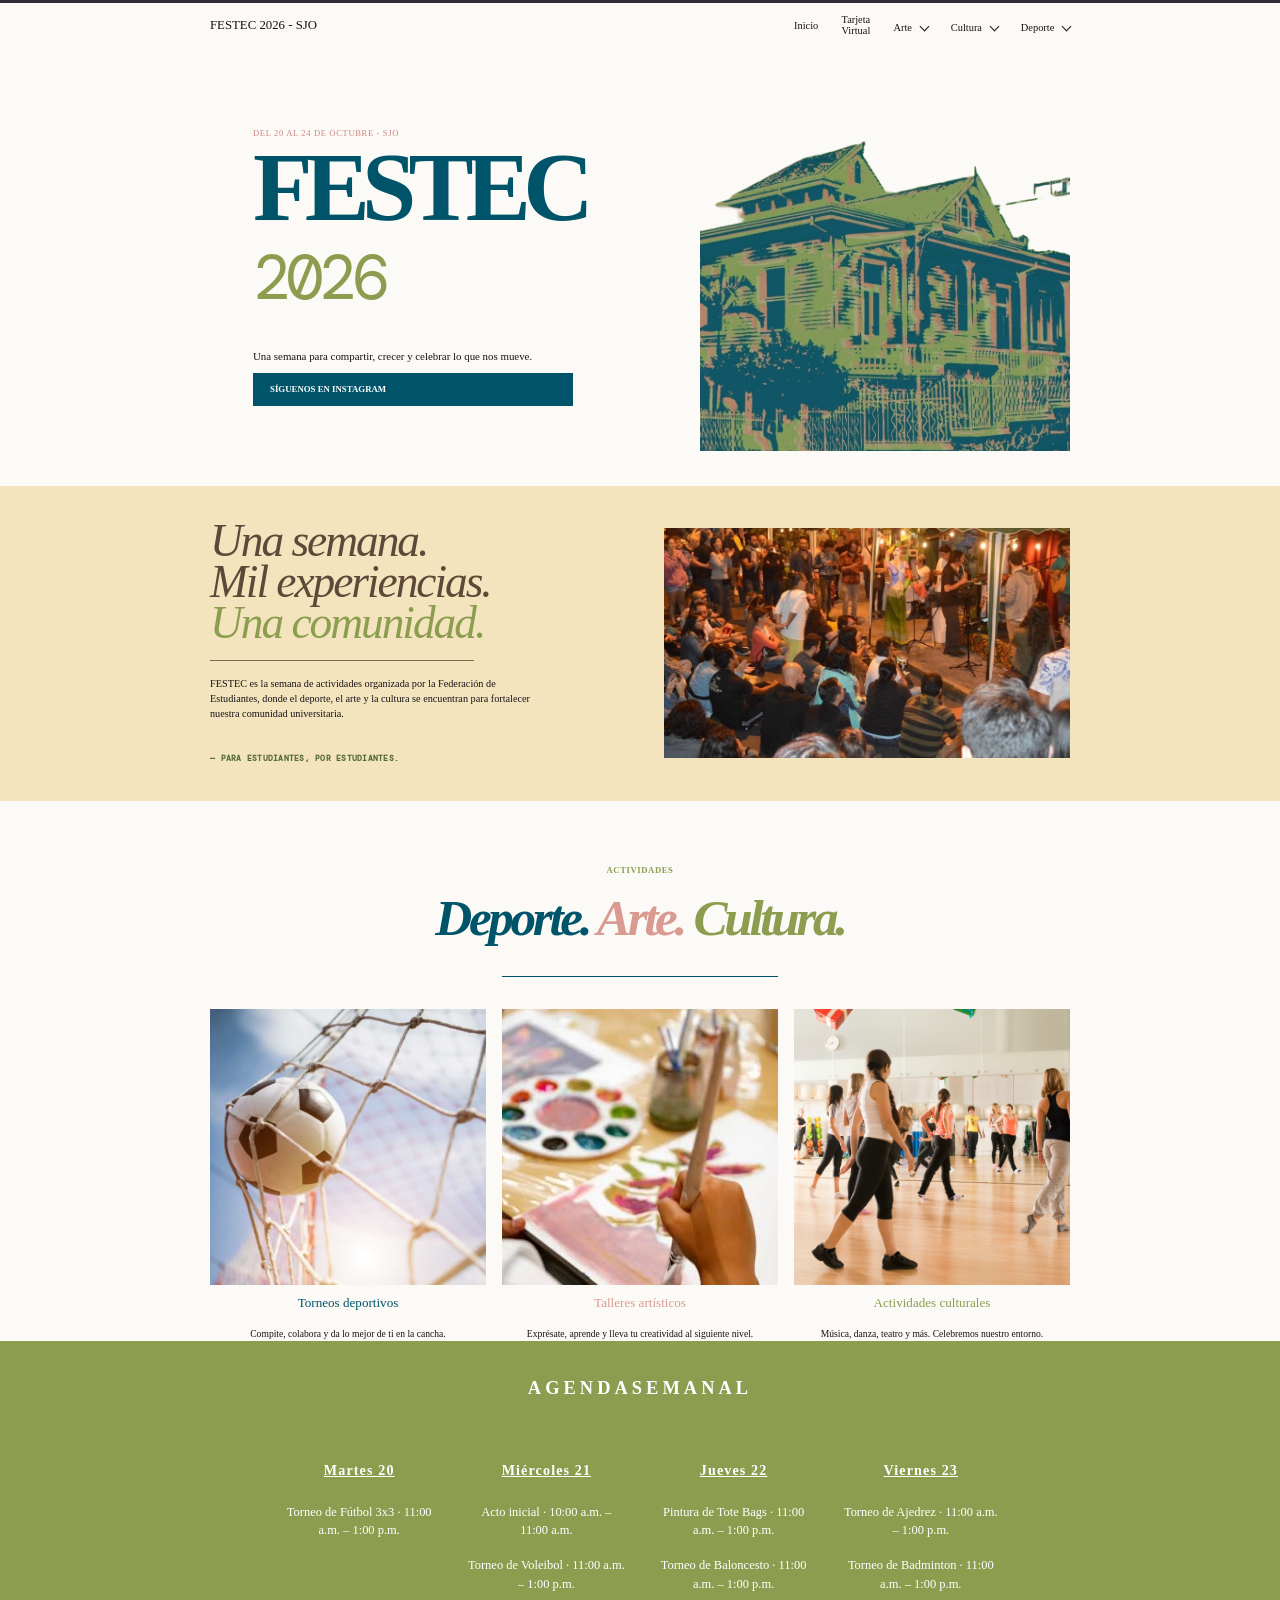
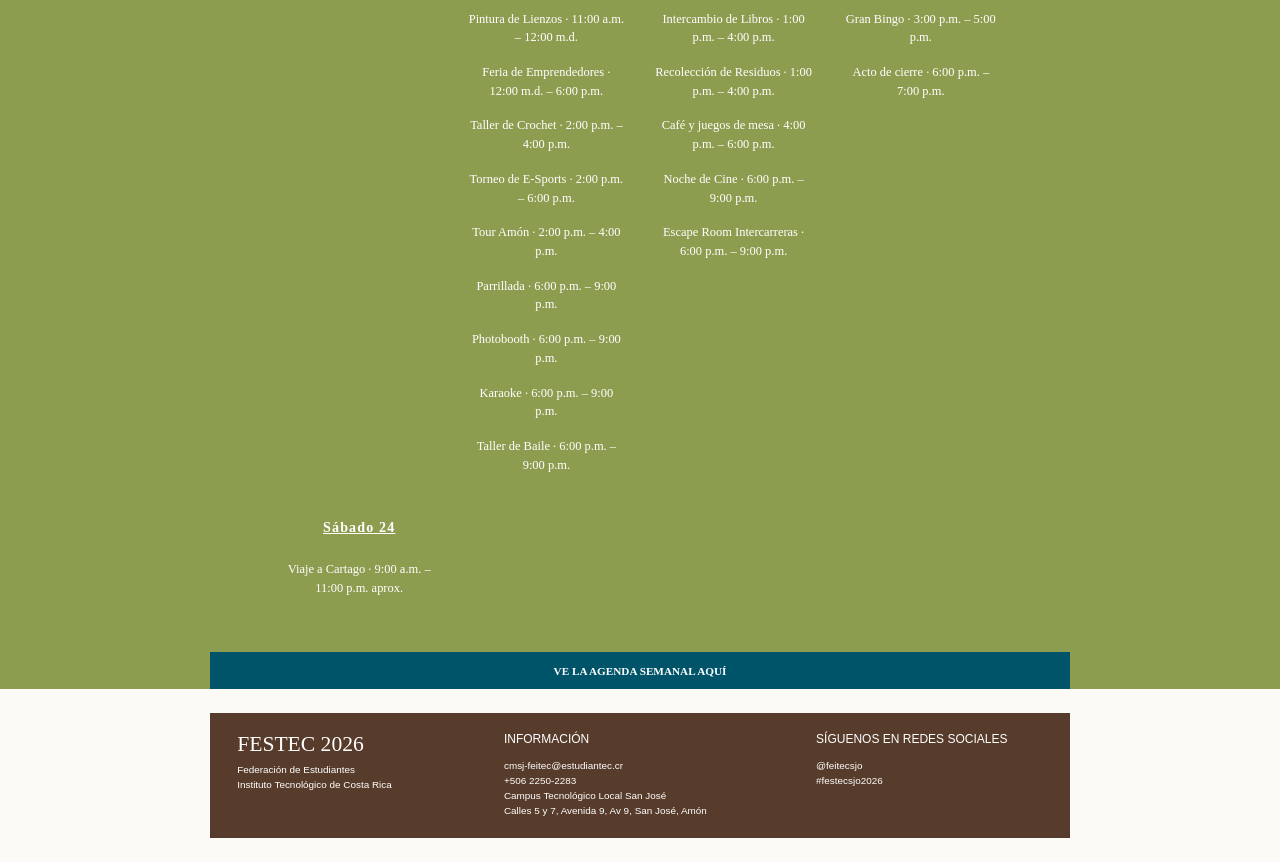
<file: index.html>
<!doctype html>
<html lang="es">
<head>
  <meta charset="utf-8">
  <meta name="viewport" content="width=device-width, initial-scale=1">
  <meta name="theme-color" content="#00546a">
  <meta name="description" content="FESTEC 2026 SJO — una semana de deporte, arte y cultura.">
  <title>FESTEC 2026 · SJO</title>
  <link rel="preconnect" href="https://fonts.googleapis.com">
  <link rel="preconnect" href="https://fonts.gstatic.com" crossorigin>
  <link href="https://fonts.googleapis.com/css2?family=DM+Mono:wght@400;500&family=Outfit:wght@400;500;600;700;800&display=swap" rel="stylesheet">
  <link rel="stylesheet" href="assets/css/styles.css?v=20261009-2">
  <link rel="stylesheet" href="assets/css/reference-layout.css?v=20261009-2">
  <link rel="stylesheet" href="assets/css/soft-intro.css?v=20261009-3">
  <link rel="stylesheet" href="assets/css/activity-grid.css?v=20261009-4">
  <link rel="stylesheet" href="assets/css/mobile-tracks.css?v=20261009-5">
  <link rel="stylesheet" href="assets/css/agenda-layout.css?v=20261009-6">
  <link rel="stylesheet" href="assets/css/footer-original.css?v=20261009-7">
  <link rel="stylesheet" href="assets/css/navigation-dropdowns.css?v=20261015-1">
  <link rel="stylesheet" href="assets/css/chevrons.css?v=20261009-9">
  <link rel="stylesheet" href="assets/css/hero-align.css?v=20261009-13">
</head>
<body>
  <a class="skip" href="#contenido">Saltar al contenido</a>
  <header class="header">
    <div class="wrap header-inner">
    <a class="logo" href="#inicio" aria-label="FESTEC 2026, inicio">FESTEC 2026 - SJO</a>
    <button class="menu" aria-expanded="false" aria-controls="nav"><i></i><i></i><i></i><em>Menú</em></button>
    <nav id="nav" aria-label="Navegación principal"><a href="#inicio">Inicio</a><a class="virtual-card-link" href="https://siul3008.github.io/tarjeta-FeitecSJ/">Tarjeta<br>Virtual</a><div class="nav-drop"><button aria-expanded="false">Arte <span>⌄</span></button><div class="drop-menu"><a href="actividad.html?id=baile">Taller de baile</a><a href="actividad.html?id=cine">Noche de cine</a><a href="actividad.html?id=crochet">Taller de Crochet</a><a href="actividad.html?id=pintura">Taller de pintura de lienzos</a></div></div><div class="nav-drop"><button aria-expanded="false">Cultura <span>⌄</span></button><div class="drop-menu"><a href="actividad.html?id=cafe-juegos">Tarde de café y juegos</a><a href="actividad.html?id=bingo">Bingo</a><a href="actividad.html?id=parrillada">Parrillada</a><a href="actividad.html?id=feria">Feria de Emprendimientos</a><a href="actividad.html?id=scape-room">Scape Room</a><a href="actividad.html?id=cartago">Viaje a Cartago</a></div></div><div class="nav-drop"><button aria-expanded="false">Deporte <span>⌄</span></button><div class="drop-menu"><a href="actividad.html?id=badminton">Badminton</a><a href="actividad.html?id=esports">Torneo de Videojuegos</a><a href="actividad.html?id=futbol">Fútbol</a><a href="actividad.html?id=ajedrez">Ajedrez</a><a href="actividad.html?id=voleibol">Voleibol</a><a href="actividad.html?id=basketball">Basketball</a></div></div></nav>
    </div>
  </header>
  <main id="contenido">
    <section class="hero" id="inicio">
      <div class="wrap hero-inner"><div class="hero-copy"><p class="kicker">DEL 20 AL 24 DE OCTUBRE - SJO</p><h1>FESTEC <i>2026</i></h1><p>Una semana para compartir, crecer y celebrar lo que nos mueve.</p><a class="btn instagram" href="https://www.instagram.com/feitecsjo" target="_blank" rel="noopener">SÍGUENOS EN INSTAGRAM</a></div><img class="hero-building" src="assets/images/festec-mark.png" alt="Edificio histórico del campus TEC San José"></div>
    </section>
    <section class="intro section"><div class="wrap intro-grid"><div><h2>Una semana.<br>Mil experiencias.<br><strong>Una comunidad.</strong></h2><span class="rule"></span><p>FESTEC es la semana de actividades organizada por la Federación de Estudiantes, donde el deporte, el arte y la cultura se encuentran para fortalecer nuestra comunidad universitaria.</p><p class="byline">— PARA ESTUDIANTES, POR ESTUDIANTES.</p></div><img src="assets/images/sport.jpg" alt="Comunidad reunida durante una actividad cultural"></div></section>
    <section class="tracks section" id="actividades"><div class="wrap"><p class="kicker">ACTIVIDADES</p><h2><span>Deporte.</span> <em>Arte.</em> <strong>Cultura.</strong></h2><span class="activity-rule"></span><div class="track-grid"><a href="categoria.html?tipo=deporte" class="track sport"><img src="assets/images/culture.png" alt="Balón en una red"><h3>Torneos deportivos</h3><p>Compite, colabora y da lo mejor de ti en la cancha.</p></a><a href="categoria.html?tipo=arte" class="track art"><img src="assets/images/art.png" alt="Materiales de pintura"><h3>Talleres artísticos</h3><p>Exprésate, aprende y lleva tu creatividad al siguiente nivel.</p></a><a href="categoria.html?tipo=cultura" class="track culture"><img src="assets/images/community.png" alt="Grupo de baile"><h3>Actividades culturales</h3><p>Música, danza, teatro y más. Celebremos nuestro entorno.</p></a></div></div></section>
    <section class="agenda section" id="agenda"><div class="wrap"><div class="agenda-title"><div><p class="kicker">20 — 24 OCT · SJO</p><h2>AGENDA<br>SEMANAL</h2></div></div><div id="agenda-list"></div><a class="btn agenda-link" href="agenda.html">VE LA AGENDA SEMANAL AQUÍ</a></div></section>
  </main>
  <footer class="site-footer"><div class="wrap footer-original"><section><h2>FESTEC 2026</h2><p>Federación de Estudiantes<br>Instituto Tecnológico de Costa Rica</p></section><section><h3>INFORMACIÓN</h3><p>cmsj-feitec@estudiantec.cr<br>+506 2250-2283<br>Campus Tecnológico Local San José<br>Calles 5 y 7, Avenida 9, Av 9, San José, Amón</p></section><section><h3>SÍGUENOS EN REDES SOCIALES</h3><p><a href="https://www.instagram.com/feitecsjo" target="_blank" rel="noopener">@feitecsjo</a><br>#festecsjo2026</p></section></div></footer>
  <script src="assets/js/data.js?v=20261022-1"></script><script src="assets/js/main.js?v=20261009-2"></script><script src="assets/js/reference-scroll.js?v=20261009-2"></script><script src="assets/js/navigation-dropdowns.js?v=20261009-8"></script><script src="assets/js/agenda-local.js?v=20261009-12"></script><script src="assets/js/index-nav-updates.js?v=20261014-1"></script>
</body>
</html>
</file>
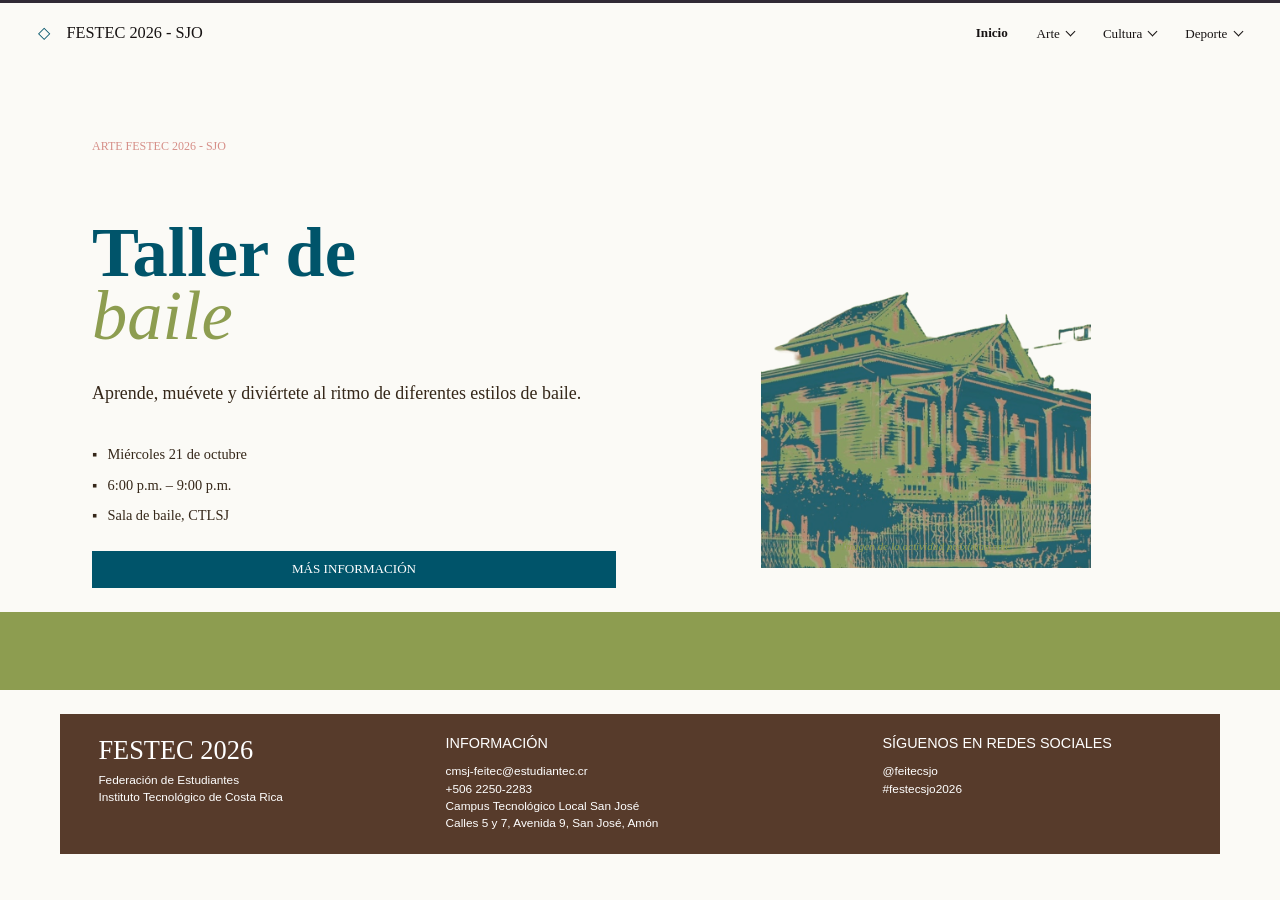
<file: actividad.html>
<!doctype html>
<html lang="es"><head><meta charset="utf-8"><meta name="viewport" content="width=device-width, initial-scale=1"><meta name="theme-color" content="#4a2a6e"><title>Actividad · FESTEC 2026</title><link rel="preconnect" href="https://fonts.googleapis.com"><link rel="preconnect" href="https://fonts.gstatic.com" crossorigin><link href="https://fonts.googleapis.com/css2?family=DM+Mono:wght@400;500&family=Outfit:wght@400;500;600;700;800&display=swap" rel="stylesheet"><link rel="stylesheet" href="assets/css/styles.css"></head>
<body class="detail-page"><script src="assets/js/data.js?v=20261009-2"></script><script src="assets/js/activity-forms.js?v=20261012-1"></script><script src="assets/js/activity-reference.js?v=20261009-10"></script><script src="assets/js/activity-enhancements.js?v=20261012-1"></script></body></html>
</file>
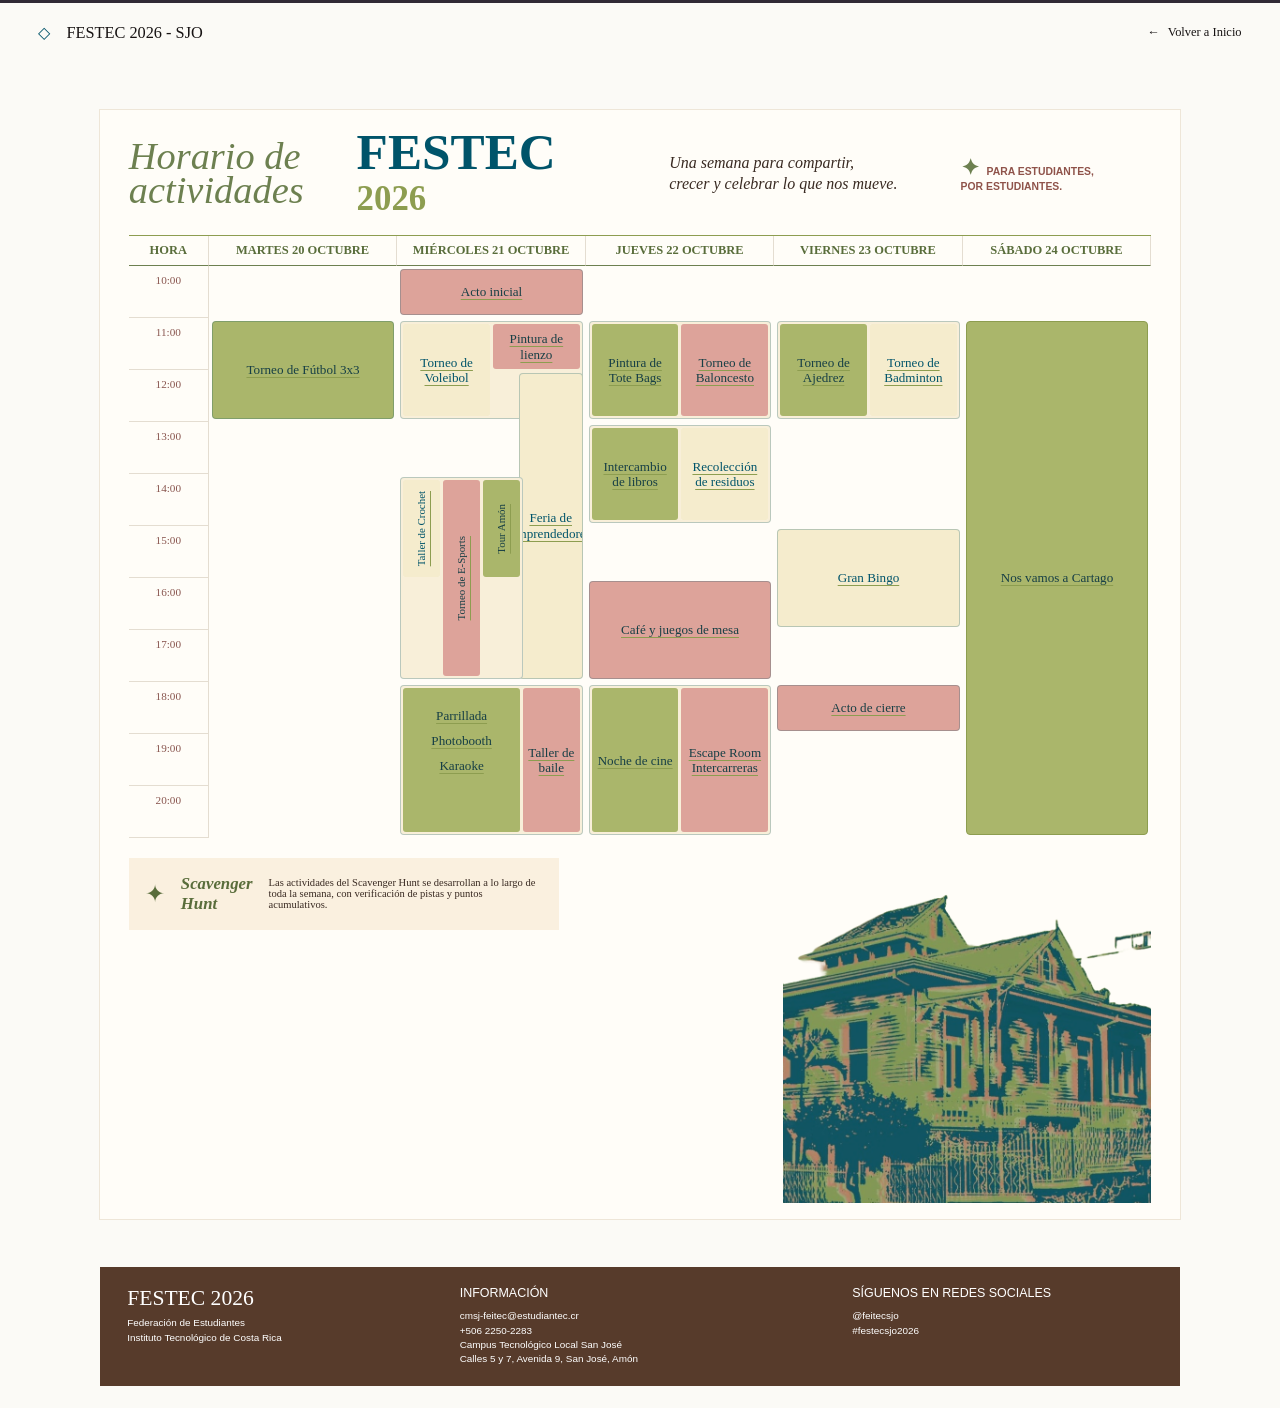
<file: agenda.html>
<!doctype html>
<html lang="es">
<head>
  <meta charset="utf-8"><meta name="viewport" content="width=device-width, initial-scale=1">
  <meta name="theme-color" content="#00546a"><title>Agenda semanal · FESTEC 2026</title>
  <style>
    :root{--cream:#fbfaf6;--teal:#00546a;--olive:#8d9d50;--brown:#573b2b;--pink:#d99b91}*{box-sizing:border-box}body{margin:0;background:var(--cream);color:#392a22;font-family:Georgia,'Times New Roman',serif}.bar{height:62px;border-top:3px solid #302a35;padding:0 3%;display:flex;align-items:center;justify-content:space-between}.bar a{color:#171313;text-decoration:none;font-size:1.02rem}.bar a:before{content:'◇';color:var(--teal);margin-right:1rem}.bar .back-home{font-size:.78rem}.bar .back-home:before{content:'←';margin-right:.5rem;color:inherit}.wrap{width:min(1080px,calc(100% - 32px));margin:auto}.sheet{margin:3rem auto;background:#fffdf8;padding:1.4rem 1.8rem 1rem;box-shadow:0 0 0 1px #eee6d8}.sheet-head{display:grid;grid-template-columns:1fr 1.4fr 1.3fr .9fr;gap:1rem;align-items:center;border-bottom:1px solid #8d9d50;padding-bottom:1.3rem}.sheet-head h1{margin:0;color:var(--teal);font-size:clamp(2rem,4vw,3.5rem);line-height:.8}.sheet-head h1 span{color:var(--olive);font-size:.68em}.schedule-label{font-size:clamp(1.5rem,3vw,2.5rem);font-style:italic;color:#6d8050;line-height:.9}.motto{font-style:italic;font-size:1rem;line-height:1.35}.student{font:600 .65rem Arial,sans-serif;color:#8f534a}.student:before{content:'✦';font-size:1.4rem;color:#6d8050;margin-right:.5rem}.table-wrap{overflow-x:auto}.schedule{min-width:780px;display:grid;grid-template-columns:80px repeat(4,1fr);margin-top:0}.schedule>div{min-height:40px;border-right:1px solid #e4ddd1;border-bottom:1px solid #e4ddd1;padding:.45rem;text-align:center;font-size:.82rem}.schedule .head{min-height:auto;border-bottom:1px solid #6d8050;color:#596d3b;font-size:.78rem;font-weight:bold}.schedule .time{color:#89564f;font-size:.7rem}.schedule .event{display:flex;align-items:center;justify-content:center;line-height:1.25}.schedule .blank{color:transparent}.hunt{display:flex;gap:1rem;align-items:center;margin-top:1.2rem;max-width:430px;padding:1rem;background:#faf0df;font-size:.66rem}.hunt b{font-size:1.05rem;font-style:italic;color:#596d3b}.hunt:before{content:'✦';font-size:1.5rem;color:#596d3b}.building{position:relative;margin-left:auto;margin-top:-5.8rem;width:36%;display:block;mix-blend-mode:multiply}.foot{margin:3rem auto 1.4rem;padding:1.2rem 1.7rem;display:grid;grid-template-columns:1fr 1.2fr 1fr;gap:2rem;background:var(--brown);color:#fff}.foot h2{margin:0 0 .35rem;font-size:1.35rem;font-weight:400}.foot h3{margin:0 0 .6rem;font:400 .78rem Arial}.foot p{margin:0;font:.62rem/1.45 Arial}@media(max-width:720px){.bar{height:56px}.bar a{font-size:.78rem}.bar .back-home{font-size:.7rem}.sheet{margin:1.5rem auto;padding:1.2rem}.sheet-head{grid-template-columns:1fr 1fr}.motto,.student{display:none}.building{margin:1rem auto 0;width:75%}.hunt{margin:1rem 0}.foot{grid-template-columns:1fr;gap:1rem;margin-top:1.5rem}}
  </style>
</head>
<body>
  <header class="bar"><a href="index.html">FESTEC 2026 - SJO</a><a class="back-home" href="index.html">Volver a Inicio</a></header>
  <main class="wrap"><section class="sheet"><div class="sheet-head"><div class="schedule-label">Horario de<br>actividades</div><h1>FESTEC<br><span>2026</span></h1><p class="motto">Una semana para compartir,<br>crecer y celebrar lo que nos mueve.</p><p class="student">PARA ESTUDIANTES,<br>POR ESTUDIANTES.</p></div><div class="table-wrap"><div class="schedule"><div class="head">HORA</div><div class="head">MARTES 20 OCTUBRE</div><div class="head">MIÉRCOLES 21 OCTUBRE</div><div class="head">JUEVES 22 OCTUBRE</div><div class="head">VIERNES 23 OCTUBRE</div><div class="time">10:00</div><div class="event">Acto inicial</div><div class="blank">—</div><div class="event">Baloncesto</div><div class="blank">—</div><div class="time">11:00</div><div class="event">Taller de Origami / Fútbol</div><div class="event">Torneo de E-Sports / Voleibol</div><div class="blank">—</div><div class="blank">—</div><div class="time">13:00</div><div class="blank">—</div><div class="blank">—</div><div class="event">Feria de emprendimientos / Intercambio de libros / Recolección de residuos</div><div class="event">Ajedrez</div><div class="time">15:00</div><div class="event">Torneo de Just Dance</div><div class="event">Taller de lienzos y Tote Bags</div><div class="blank">—</div><div class="blank">—</div><div class="time">16:00</div><div class="event">Café y juegos de mesa</div><div class="event">Badminton</div><div class="blank">—</div><div class="event">Bingo</div><div class="time">17:00</div><div class="blank">—</div><div class="event">Noche de cine / Taller de baile</div><div class="blank">—</div><div class="event">Taller de Crochet</div><div class="time">20:00</div><div class="event">Taller de finanzas</div><div class="blank">—</div><div class="event">Parrillada / Trivia</div><div class="event">Cierre y premiación de torneos</div></div></div><div class="hunt"><b>Scavenger<br>Hunt</b><span>Las actividades del Scavenger Hunt se desarrollan a lo largo de toda la semana, con verificación de pistas y puntos acumulativos.</span></div><img class="building" src="assets/images/festec-mark.png" alt="Edificio del TEC San José"></section></main><footer class="wrap foot"><section><h2>FESTEC 2026</h2><p>Federación de Estudiantes<br>Instituto Tecnológico de Costa Rica</p></section><section><h3>INFORMACIÓN</h3><p>cmsj-feitec@estudiantec.cr<br>+506 2250-2283<br>Campus Tecnológico Local San José<br>Calles 5 y 7, Avenida 9, San José, Amón</p></section><section><h3>SÍGUENOS EN REDES SOCIALES</h3><p>@feitecsjo<br>#festecsjo2026</p></section></footer>
<script src="assets/js/agenda-links.js?v=20261012-1"></script><script src="assets/js/agenda-corrections.js?v=20261022-1"></script></body></html>
</file>
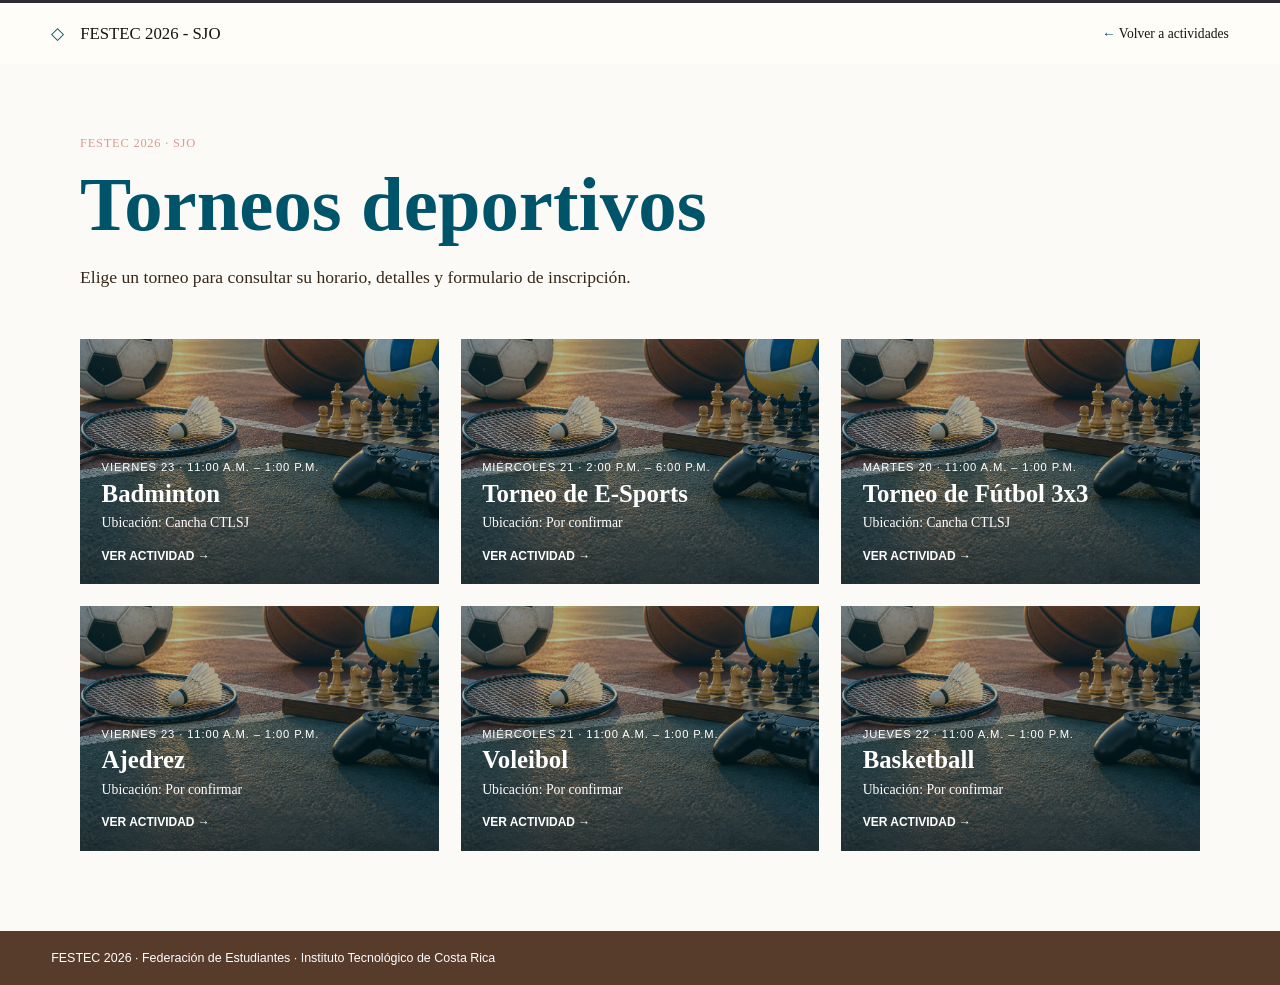
<file: categoria.html>
<!doctype html>
<html lang="es">
<head>
  <meta charset="utf-8">
  <meta name="viewport" content="width=device-width, initial-scale=1">
  <meta name="theme-color" content="#00546a">
  <title>Actividades · FESTEC 2026</title>
  <style>
    :root{--teal:#00546a;--olive:#8d9d50;--cream:#fbfaf6;--brown:#573b2b;--pink:#d99b91}*{box-sizing:border-box}body{margin:0;background:var(--cream);color:#352719;font-family:Georgia,'Times New Roman',serif}.top{height:64px;border-top:3px solid #302a35;display:flex;align-items:center;justify-content:space-between;padding:0 4%;background:#fffdf8}.brand,.back{color:#171313;text-decoration:none}.brand{font-size:1.05rem}.brand:before{content:'◇';color:var(--teal);margin-right:1rem}.back{font-size:.85rem}.back:before{content:'← ';color:var(--teal)}main{width:min(1120px,calc(100% - 2.5rem));margin:0 auto;padding:4.5rem 0 5rem}.kicker{font-size:.78rem;color:var(--pink);letter-spacing:.06em;margin:0 0 1.1rem}.title{margin:0;color:var(--teal);font-size:clamp(3rem,6vw,5rem);line-height:.95}.intro{max-width:650px;font-size:1.1rem;line-height:1.55;margin:1.4rem 0 3rem}.grid{display:grid;grid-template-columns:repeat(3,1fr);gap:1.35rem}.card{display:flex;min-height:245px;flex-direction:column;justify-content:flex-end;position:relative;overflow:hidden;padding:1.35rem;color:white;text-decoration:none;background:var(--teal)}.card img{position:absolute;inset:0;width:100%;height:100%;object-fit:cover;opacity:.68;transition:transform .25s}.card:after{content:'';position:absolute;inset:0;background:linear-gradient(transparent 20%,rgba(0,35,45,.86))}.card>*{position:relative;z-index:1}.card:hover img{transform:scale(1.05)}.card small{font-family:Arial,sans-serif;font-size:.7rem;text-transform:uppercase;letter-spacing:.08em}.card h2{font-size:1.55rem;margin:.4rem 0}.card p{font-size:.86rem;line-height:1.35;margin:0}.card b{margin-top:1rem;font:600 .75rem Arial,sans-serif;text-transform:uppercase}.empty{grid-column:1/-1;padding:2rem;background:#f3eee4;text-align:center}.footer{background:var(--brown);color:white;padding:1.25rem 4%;font:.78rem Arial,sans-serif}@media(max-width:760px){.top{padding:0 1rem}.brand{font-size:.86rem}main{padding:2.8rem 0}.grid{grid-template-columns:1fr}.card{min-height:220px}}
  </style>
</head>
<body>
  <header class="top"><a class="brand" href="index.html">FESTEC 2026 - SJO</a><a class="back" href="index.html#actividades">Volver a actividades</a></header>
  <main><p class="kicker">FESTEC 2026 · SJO</p><h1 class="title" id="title">Actividades</h1><p class="intro" id="intro"></p><section class="grid" id="activity-list" aria-label="Lista de actividades"></section></main>
  <footer class="footer">FESTEC 2026 · Federación de Estudiantes · Instituto Tecnológico de Costa Rica</footer>
  <script src="assets/js/data.js?v=20261014-3"></script><script src="assets/js/category.js?v=20261014-3"></script>
</body>
</html>
</file>
<file: assets/css/styles.css>
:root{--ink:#171318;--purple:#4a2a6e;--violet:#7852a4;--cream:#f8f1e7;--lime:#d6f06a;--pink:#f29eb5;--line:rgba(23,19,24,.18)}*{box-sizing:border-box}html{scroll-behavior:smooth}body{margin:0;background:var(--cream);color:var(--ink);font-family:Outfit,Arial,sans-serif}.wrap{width:min(1160px,calc(100% - 48px));margin:auto}.skip{position:absolute;left:-10000px}.skip:focus{left:1rem;top:1rem;z-index:99;background:#fff;padding:.7rem}.header{height:82px;display:flex;align-items:center;justify-content:space-between;gap:2rem}.logo{color:inherit;text-decoration:none;font-size:1.35rem;font-weight:800;letter-spacing:-.09em;white-space:nowrap}.logo b{color:var(--purple)}.logo span{font-family:'DM Mono';font-size:.68em;vertical-align:top;margin-left:2px;color:var(--purple)}nav{display:flex;gap:1.7rem}nav a,.back{color:inherit;text-decoration:none;font-size:.9rem;font-weight:600}nav a:hover,.back:hover{color:var(--purple)}.menu{display:none;border:0;background:none;padding:.4rem;cursor:pointer}.menu i{display:block;width:22px;border-top:2px solid;margin:5px}.menu em{font:500 .65rem 'DM Mono';font-style:normal}.hero{position:relative;overflow:hidden;min-height:610px;background:var(--purple);color:#fff;isolation:isolate}.hero:after{content:'';position:absolute;inset:0;z-index:-1;opacity:.36;background:radial-gradient(circle at 72% 40%,#f29eb5 0 12%,transparent 12.2%),radial-gradient(circle at 72% 40%,transparent 0 22%,#d6f06a 22.2% 23%,transparent 23.2%),linear-gradient(120deg,transparent 58%,rgba(255,255,255,.12) 58% 58.4%,transparent 58.4%)}.hero-inner{padding:8.5rem 0 6rem}.kicker{font:500 .74rem 'DM Mono';letter-spacing:.11em;text-transform:uppercase;margin:0 0 1rem}.purple{color:var(--purple)}.lilac{color:#d9c6ff}.hero h1{margin:0;display:grid;width:max-content;font-size:clamp(5.4rem,14vw,10rem);font-weight:800;line-height:.68;letter-spacing:-.11em}.hero h1 span{padding-left:.16em}.hero h1 i{justify-self:end;font:500 .21em 'DM Mono';letter-spacing:.06em;margin-top:.6rem}.hero-inner>p:not(.kicker){font-size:clamp(1.15rem,2vw,1.5rem);line-height:1.35;margin:3rem 0 2rem}.actions{display:flex;flex-wrap:wrap;gap:.7rem}.btn{display:inline-flex;align-items:center;gap:.75rem;padding:.85rem 1.12rem;border:1px solid currentColor;text-decoration:none;font-weight:700;font-size:.85rem;transition:transform .2s}.btn:hover{transform:translateY(-2px)}.cream{background:var(--cream);color:var(--purple);border-color:var(--cream)}.outline{color:#fff}.dark{background:var(--ink);color:#fff;border-color:var(--ink)}.circle{position:absolute;border-radius:50%;border:1px solid rgba(255,255,255,.6);z-index:-1}.c1{width:600px;height:600px;left:51%;top:35px}.c2{width:420px;height:420px;left:61%;top:120px}.side-label{position:absolute;right:28px;bottom:38px;writing-mode:vertical-rl;font:500 .65rem 'DM Mono';letter-spacing:.12em}.section{padding:7rem 0}.intro-grid{display:grid;grid-template-columns:1.1fr .9fr;gap:7rem}.intro h2,.tracks h2,.category h2,.agenda h2,.detail-content h2{margin:0;font-size:clamp(2.6rem,5vw,4.6rem);line-height:.96;letter-spacing:-.065em}.intro h2 strong{color:var(--purple)}.intro-grid>div>p{font-size:1.14rem;line-height:1.58;margin:0}.byline{margin-top:3rem!important;color:var(--purple);font:500 .86rem 'DM Mono';letter-spacing:.06em;text-transform:uppercase}.tracks{background:#1b1720;color:#fff}.tracks h2{margin-bottom:3rem}.track-grid{display:grid;grid-template-columns:repeat(3,1fr);gap:1px;background:rgba(255,255,255,.17)}.track{min-height:325px;padding:1.4rem 1.6rem 1.5rem;color:inherit;text-decoration:none;display:flex;flex-direction:column;background:#1b1720;transition:background .25s,color .25s}.track:hover{background:var(--lime);color:var(--ink)}.track small{font:500 .7rem 'DM Mono'}.track>span{font-size:4rem;line-height:1;margin:1rem 0 auto}.track h3{font-size:1.7rem;margin:0 0 .7rem}.track p{line-height:1.4;margin:0 0 1.2rem}.track b{font-size:.83rem}.category-head{display:flex;justify-content:space-between;align-items:end;margin-bottom:2.6rem}.category-head h2{color:var(--purple)}.category-head>p{font-size:1.1rem;line-height:1.35;margin:0}.cards{display:grid;grid-template-columns:repeat(3,1fr);gap:1rem}.card{position:relative;min-height:355px;overflow:hidden;color:#fff;text-decoration:none;padding:1.3rem;display:flex;flex-direction:column;isolation:isolate}.card img,.card .shade{position:absolute;inset:0;width:100%;height:100%;object-fit:cover;z-index:-2}.card .shade{z-index:-1;background:linear-gradient(180deg,rgba(14,10,13,.14),rgba(14,10,13,.88))}.card small{font:500 .65rem 'DM Mono';letter-spacing:.07em;text-transform:uppercase}.symbol{font-size:3.1rem;line-height:1;margin:auto 0 1rem}.card h3{font-size:1.45rem;line-height:1.02;margin:0 0 .65rem;letter-spacing:-.04em}.card p{font-size:.9rem;line-height:1.35;margin:0;max-width:95%}.more{font-size:.75rem;margin-top:1.2rem;opacity:0;transform:translateY(8px);transition:.2s}.card:hover .more{opacity:1;transform:none}.black{background:#1b1720;color:#fff}.black .category-head h2{color:var(--lime)}.agenda{background:#f1b7c8}.agenda-title{display:flex;justify-content:space-between;align-items:end;margin-bottom:3rem}.agenda-day{display:grid;grid-template-columns:235px 1fr;border-top:1px solid var(--ink);padding:1.4rem 0}.agenda-day>div{display:grid;grid-template-columns:48px 1fr;grid-template-rows:auto auto;column-gap:.5rem}.agenda-day span{grid-row:span 2;font:500 1rem 'DM Mono'}.agenda-day h3{margin:0;font-size:1.35rem}.agenda-day small{font:500 .7rem 'DM Mono'}.agenda-day ul{list-style:none;margin:0;padding:0;display:grid;grid-template-columns:repeat(2,minmax(0,1fr));gap:.4rem 1rem}.agenda-day li:before{content:'✦';font-size:.65rem;margin-right:.55rem}.notice{border-top:1px solid var(--ink);padding-top:1.1rem;font-size:.85rem}.notice a{color:inherit}.footer{padding:3rem 0;display:flex;align-items:center;justify-content:space-between;gap:1rem}.footer p{margin:0;text-align:center;font-size:.82rem;line-height:1.4}.footer>a:last-child{font-size:.85rem;color:inherit}.detail-hero{min-height:540px;padding:7.5rem 0 4rem;color:#fff;position:relative;isolation:isolate;overflow:hidden}.detail-hero:before{content:'';position:absolute;inset:0;background:linear-gradient(90deg,rgba(31,12,42,.94),rgba(31,12,42,.42)),var(--image) center/cover;z-index:-1}.detail-hero.cultura:before{background:linear-gradient(90deg,rgba(18,15,20,.93),rgba(18,15,20,.4)),var(--image) center/cover}.detail-hero.deporte:before{background:linear-gradient(90deg,rgba(20,24,30,.92),rgba(20,24,30,.35)),var(--image) center/cover}.big-symbol{display:block;font-size:4.5rem;line-height:1;margin:1rem 0}.detail-hero h1{font-size:clamp(3rem,7vw,6.4rem);letter-spacing:-.08em;line-height:.92;margin:.3rem 0 1rem;max-width:800px}.detail-hero>div>p:not(.kicker){font-size:1.2rem;line-height:1.45;max-width:600px}.facts{display:flex;flex-wrap:wrap;gap:3.5rem;margin-top:2.5rem}.facts small{display:block;font:500 .66rem 'DM Mono';letter-spacing:.08em;margin-bottom:.35rem}.facts b{font-size:.9rem}.detail-grid{display:grid;grid-template-columns:1.1fr .9fr;gap:8rem}.detail-grid>div>p:not(.kicker){font-size:1.14rem;line-height:1.55;max-width:520px}.detail-grid .btn{margin-top:1rem}.detail-grid aside>a{display:flex;align-items:center;gap:.8rem;color:inherit;text-decoration:none;padding:1rem 0;border-bottom:1px solid var(--line)}.detail-grid aside span{font-size:1.5rem;color:var(--purple)}.detail-grid aside i{font-style:normal;margin-left:auto}@media(max-width:760px){.wrap{width:min(100% - 32px,1160px)}.header{height:68px;position:relative}.menu{display:block}nav{display:none;position:absolute;z-index:10;top:65px;left:0;width:100%;padding:1rem;background:var(--cream);box-shadow:0 8px 18px rgba(0,0,0,.1);flex-direction:column;gap:1rem}nav.open{display:flex}.hero{min-height:560px}.hero-inner{padding:6.5rem 0 4rem}.side-label{right:12px}.c1{left:32%;width:430px;height:430px}.c2{left:44%;width:300px;height:300px}.section{padding:4.5rem 0}.intro-grid,.detail-grid{grid-template-columns:1fr;gap:2rem}.track-grid,.cards{grid-template-columns:1fr}.track{min-height:265px}.category-head,.agenda-title{align-items:start;flex-direction:column;gap:1.1rem}.cards{gap:.8rem}.card{min-height:300px}.agenda-day{grid-template-columns:1fr;gap:1rem}.agenda-day ul{grid-template-columns:1fr}.footer{align-items:flex-start;flex-direction:column}.footer p{text-align:left}.facts{gap:1.5rem}.detail-hero{min-height:500px;padding:5rem 0 3rem}}
</file>
<file: assets/css/reference-layout.css>
:root{--teal:#00546a;--olive:#8d9d50;--sand:#f3e4bd;--pink:#d99b91;--cream:#fbfaf6;--purple:var(--teal)}
body{background:var(--cream);font-family:Georgia,'Times New Roman',serif}.wrap{width:min(860px,calc(100% - 48px))}.header{height:48px;position:sticky;top:0;z-index:20;border-top:3px solid #312c38;background:rgba(251,250,246,.97);transition:background .25s,box-shadow .25s}.header.scrolled{background:var(--pink);box-shadow:0 2px 6px #0002}.header-inner{height:100%;display:flex;align-items:center;justify-content:space-between}.logo{font-size:.8rem;font-weight:400;letter-spacing:0}.header nav{gap:1.45rem}.header nav a{font-size:.65rem;font-weight:400}.hero{min-height:0;background:var(--cream);color:var(--ink);isolation:auto}.hero:after{display:none}.hero-inner{min-height:405px;display:grid;grid-template-columns:1fr 1fr;align-items:center;gap:3rem;padding:2.2rem 0}.hero-copy{max-width:320px}.kicker{font:.54rem Georgia,serif;letter-spacing:.07em;margin:0 0 1.1rem;color:#ce8580}.hero h1{display:block;width:auto;color:var(--teal);font-size:clamp(3.7rem,7.8vw,6.1rem);font-weight:700;line-height:.64;letter-spacing:-.08em}.hero h1 i{display:block;color:var(--olive);font-size:.65em;font-style:normal;font-weight:400;letter-spacing:-.08em;margin-top:.28em}.hero-copy>p:not(.kicker){font-size:.68rem;line-height:1.35;margin:1.9rem 0 .55rem}.btn{padding:.65rem 1rem;font-size:.65rem}.instagram{width:100%;background:var(--teal);border-color:var(--teal);color:#fff;font-size:.55rem}.hero-building{width:100%;max-width:370px;justify-self:end;object-fit:contain}.section{padding:5rem 0}.intro{background:var(--sand);padding:2.2rem 0}.intro-grid{grid-template-columns:1fr 1fr;gap:3rem;align-items:center}.intro h2{font-size:clamp(2rem,4vw,3.35rem);line-height:.78;letter-spacing:-.055em;font-style:italic}.intro h2 strong{color:var(--olive)}.rule{display:block;width:65%;border-top:1px solid #665b45;margin:1rem 0}.intro-grid>div>p{font-size:.64rem;line-height:1.45;max-width:330px}.intro-grid img{width:100%;height:230px;object-fit:cover}.byline{margin-top:2rem!important;color:#485421;font-size:.53rem!important;font-weight:bold;letter-spacing:.03em}
.tracks{background:var(--cream);color:var(--ink);padding:4rem 0 0;text-align:center}.tracks .kicker{color:var(--olive);font-weight:bold}.tracks h2{margin:0;color:var(--teal);font-size:clamp(2rem,4vw,3.35rem);font-style:italic;line-height:1}.tracks h2 em{color:var(--pink)}.tracks h2 strong{color:var(--olive)}.activity-rule{display:block;width:32%;margin:2rem auto;border-top:1px solid var(--teal)}.track-grid{display:grid;grid-template-columns:repeat(3,1fr);gap:1rem;background:none}.track{min-height:0;padding:0;color:var(--ink);background:none;text-align:center;display:block}.track:hover{background:none;color:var(--ink)}.track small,.track>span,.track b{display:none}.track img{width:100%;aspect-ratio:1/1;object-fit:cover;display:block}.track h3{font-size:.82rem;font-weight:400;line-height:1.25;margin:.65rem 0 1rem}.track.sport h3{color:var(--teal)}.track.art h3{color:var(--pink)}.track.culture h3{color:var(--olive)}.track p{font-size:.6rem;line-height:1.4;margin:0}.agenda{background:var(--olive);color:#fff;padding:2.4rem 0}.agenda .agenda-title{display:block;margin:0;text-align:center}.agenda .kicker{color:#fff;font-weight:bold}.agenda h2{font-size:.75rem;letter-spacing:.18em;font-style:normal}.agenda-day{grid-template-columns:repeat(4,1fr);border:0;padding:1.3rem 0;gap:1rem;text-align:center}.agenda-day>div{display:block}.agenda-day span{display:none}.agenda-day h3{font-size:.58rem;letter-spacing:.08em}.agenda-day small{display:none}.agenda-day ul{display:block;font-size:.54rem;line-height:1.55}.agenda-day li:before{display:none}.agenda-link{background:var(--teal);border-color:var(--teal);color:#fff;width:100%;font-size:.56rem}.notice{display:none}
@media(max-width:760px){.wrap{width:min(100% - 32px,860px)}.header{height:54px}.header-inner{position:relative}.menu{display:block}.header nav{display:none;position:absolute;top:51px;left:0;width:100%;padding:1rem;background:var(--cream);box-shadow:0 8px 18px #0002;flex-direction:column;gap:1rem}.header nav.open{display:flex}.hero-inner{grid-template-columns:1fr;gap:1.5rem;padding:3rem 0 2.2rem}.hero-copy{max-width:none}.hero-building{justify-self:center;max-width:340px}.intro{padding:3rem 0}.intro-grid{grid-template-columns:1fr;gap:2rem}.intro-grid img{height:220px}.track-grid{grid-template-columns:1fr}.track{display:grid;grid-template-columns:130px 1fr;text-align:left;column-gap:1rem}.track img{grid-row:span 2}.track h3{align-self:end;margin:0}.track p{align-self:start}.agenda-day{grid-template-columns:1fr 1fr}.agenda-day ul{font-size:.65rem}}
</file>
<file: assets/css/soft-intro.css>
:root{--brown:#604838}
.intro h2{color:var(--brown);font-family:Georgia,'Times New Roman',serif;font-size:clamp(1.9rem,3.55vw,2.85rem);font-weight:400;line-height:.9;letter-spacing:-.045em;font-style:italic}
.intro h2 strong{color:var(--olive);font-weight:400}
.intro .rule{border-color:#846a51}
.intro .byline{color:#556b35}
</file>
<file: assets/css/activity-grid.css>
.category{padding:3.2rem 0}
.category-head{align-items:start;margin-bottom:1rem}
.category-head .kicker{font-size:.48rem;margin-bottom:.45rem}
.category-head h2{font-size:clamp(1.6rem,3.1vw,2.4rem);line-height:.9;color:var(--teal);font-style:normal}
.category-head>p{font-size:.56rem;line-height:1.25;text-align:center;max-width:135px}
.cards{grid-template-columns:repeat(3,minmax(0,1fr));gap:.45rem;max-width:530px}
.card{min-height:150px;padding:.5rem}
.card small{font-size:.42rem}.symbol{font-size:1.35rem;margin:auto 0 .35rem}.card h3{font-size:.58rem;line-height:1.05;margin:0 0 .35rem}.card p{font-size:.45rem;line-height:1.2}.more{display:none}
.black .category-head h2{color:#b6d35d}
@media(max-width:520px){.category{padding:2.2rem 0}.cards{max-width:100%;gap:.3rem}.card{min-height:112px;padding:.35rem}.symbol{font-size:1rem}.card h3{font-size:.49rem}.card p{font-size:.38rem}.category-head>p{font-size:.48rem}}
</file>
<file: assets/css/mobile-tracks.css>
@media(max-width:760px){
  .track-grid{grid-template-columns:1fr;gap:2.5rem}
  .track{display:block;text-align:center}
  .track img{width:min(100%,340px);aspect-ratio:1/1;margin:0 auto 1rem}
  .track h3{margin:.2rem 0 1.3rem;font-size:1.15rem}
  .track p{font-size:.85rem;max-width:340px;margin:0 auto}
}
</file>
<file: assets/css/agenda-layout.css>
.agenda{padding:2.4rem 0 0}
.agenda .agenda-title .kicker{display:none}
.agenda .agenda-title h2{font-family:Georgia,'Times New Roman',serif;font-size:1.15rem;letter-spacing:.22em;line-height:1;font-style:normal}
.agenda .agenda-title h2 br{display:none}
#agenda-list{display:grid;grid-template-columns:repeat(4,minmax(0,1fr));gap:1.8rem;margin:4rem auto 2.4rem;max-width:720px}
.agenda-day{display:block;padding:0;border:0;text-align:center}
.agenda-day>div{display:block}.agenda-day span,.agenda-day small{display:none}
.agenda-day h3{font-family:Georgia,'Times New Roman',serif;font-size:.88rem;text-decoration:underline;margin:0 0 1.5rem}
.agenda-day ul{display:block;font-family:Georgia,'Times New Roman',serif;font-size:.78rem;line-height:1.5}
.agenda-day li{margin:0 0 1rem}.agenda-day li:before{display:none}
.agenda-link{display:flex;width:min(860px,100%);margin:auto;padding:.72rem;justify-content:center;background:var(--teal);border-color:var(--teal);color:#fff;font-family:Georgia,'Times New Roman',serif;font-size:.7rem}
@media(max-width:760px){#agenda-list{grid-template-columns:repeat(2,minmax(0,1fr));gap:2.2rem 1rem;margin:2.7rem 0 2rem}.agenda-day h3{font-size:.75rem;margin-bottom:.9rem}.agenda-day ul{font-size:.67rem}.agenda-day li{margin-bottom:.6rem}}
</file>
<file: assets/css/footer-original.css>
.site-footer{padding:1.5rem 0;background:var(--cream)}
.footer-original{display:grid;grid-template-columns:1fr 1.2fr 1fr;gap:2.5rem;background:#573b2b;color:#fff;padding:1.2rem 1.7rem;align-items:start}
.footer-original h2{font-size:1.35rem;font-weight:400;margin:0 0 .35rem}.footer-original h3{font-family:Arial,sans-serif;font-size:.75rem;font-weight:400;margin:0 0 .8rem}.footer-original p{font-family:Arial,sans-serif;font-size:.62rem;line-height:1.5;margin:0}.footer-original a{color:#fff;text-decoration:none}
@media(max-width:760px){.site-footer{padding:1rem 0}.footer-original{grid-template-columns:1fr;gap:1.2rem;padding:1.2rem}.footer-original h3{margin-bottom:.35rem}}
</file>
<file: assets/css/navigation-dropdowns.css>
.header nav{align-items:center}.virtual-card-link{text-align:center;line-height:1.05}.nav-drop{position:relative}.nav-drop button{border:0;background:transparent;color:inherit;font:inherit;font-size:.65rem;padding:0;cursor:pointer}.nav-drop button span{font-family:Arial,sans-serif;font-size:1rem;line-height:0;margin-left:.15rem}.drop-menu{display:none;position:absolute;top:calc(100% + 13px);left:-1.35rem;min-width:235px;padding:.6rem 0;background:var(--pink);box-shadow:0 3px 8px #0003}.nav-drop.open .drop-menu{display:block}.drop-menu a{display:block;padding:.55rem 1.35rem;color:#1f1717;text-decoration:none;font-size:.78rem;white-space:nowrap}.drop-menu a:hover,.drop-menu a:focus{background:#ffffff44;outline:0}
@media(max-width:760px){.header nav{align-items:stretch}.virtual-card-link{text-align:left;line-height:1.15}.nav-drop button{font-size:.95rem;width:100%;text-align:left}.drop-menu{position:static;box-shadow:none;width:100%;margin-top:.35rem}.drop-menu a{font-size:.85rem;padding:.6rem 1rem}}
</file>
<file: assets/css/chevrons.css>
.nav-drop button span{display:inline-block;width:7px;height:7px;margin:0 0 3px .38rem;border-right:1.5px solid currentColor;border-bottom:1.5px solid currentColor;transform:rotate(45deg);font-size:0;vertical-align:middle}
</file>
<file: assets/css/hero-align.css>
.hero-copy{justify-self:center;text-align:left}
.hero-copy .instagram{margin-inline:auto}
@media(max-width:760px){.hero-copy{justify-self:stretch}}
</file>
